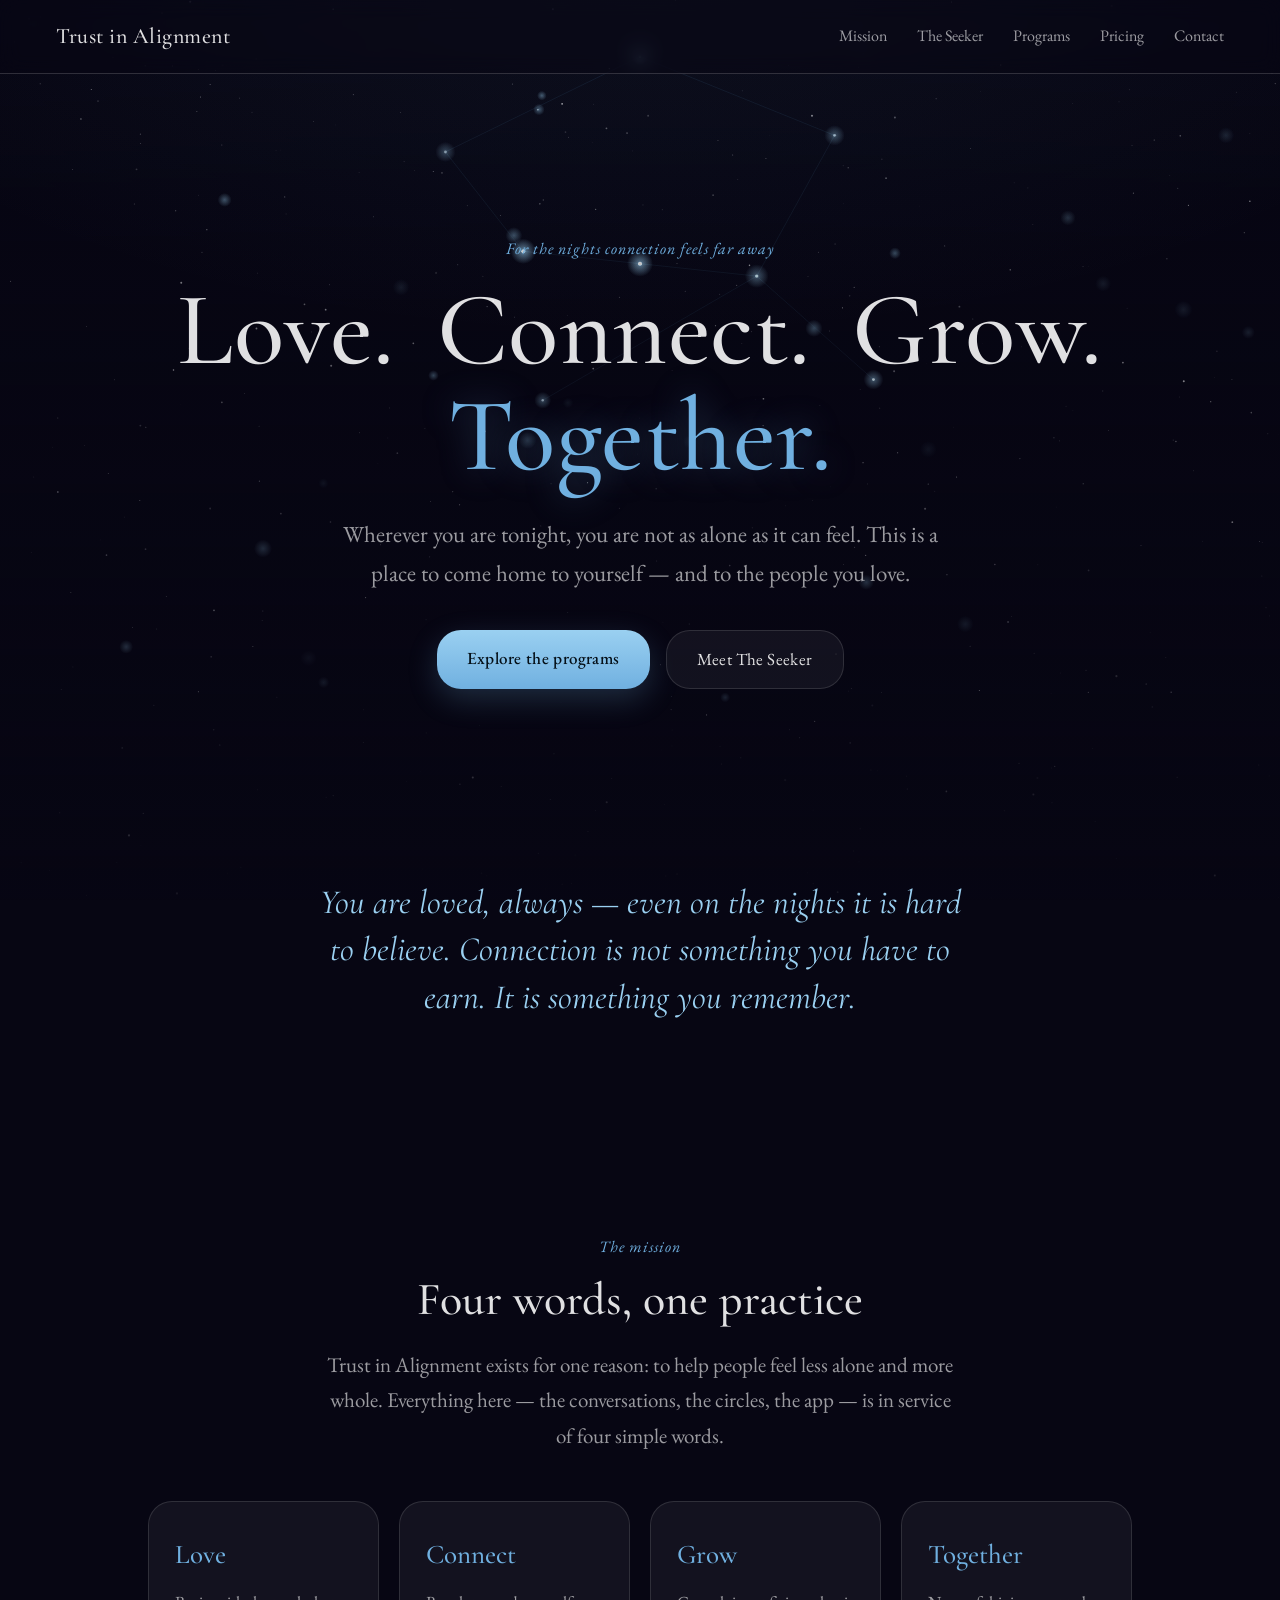
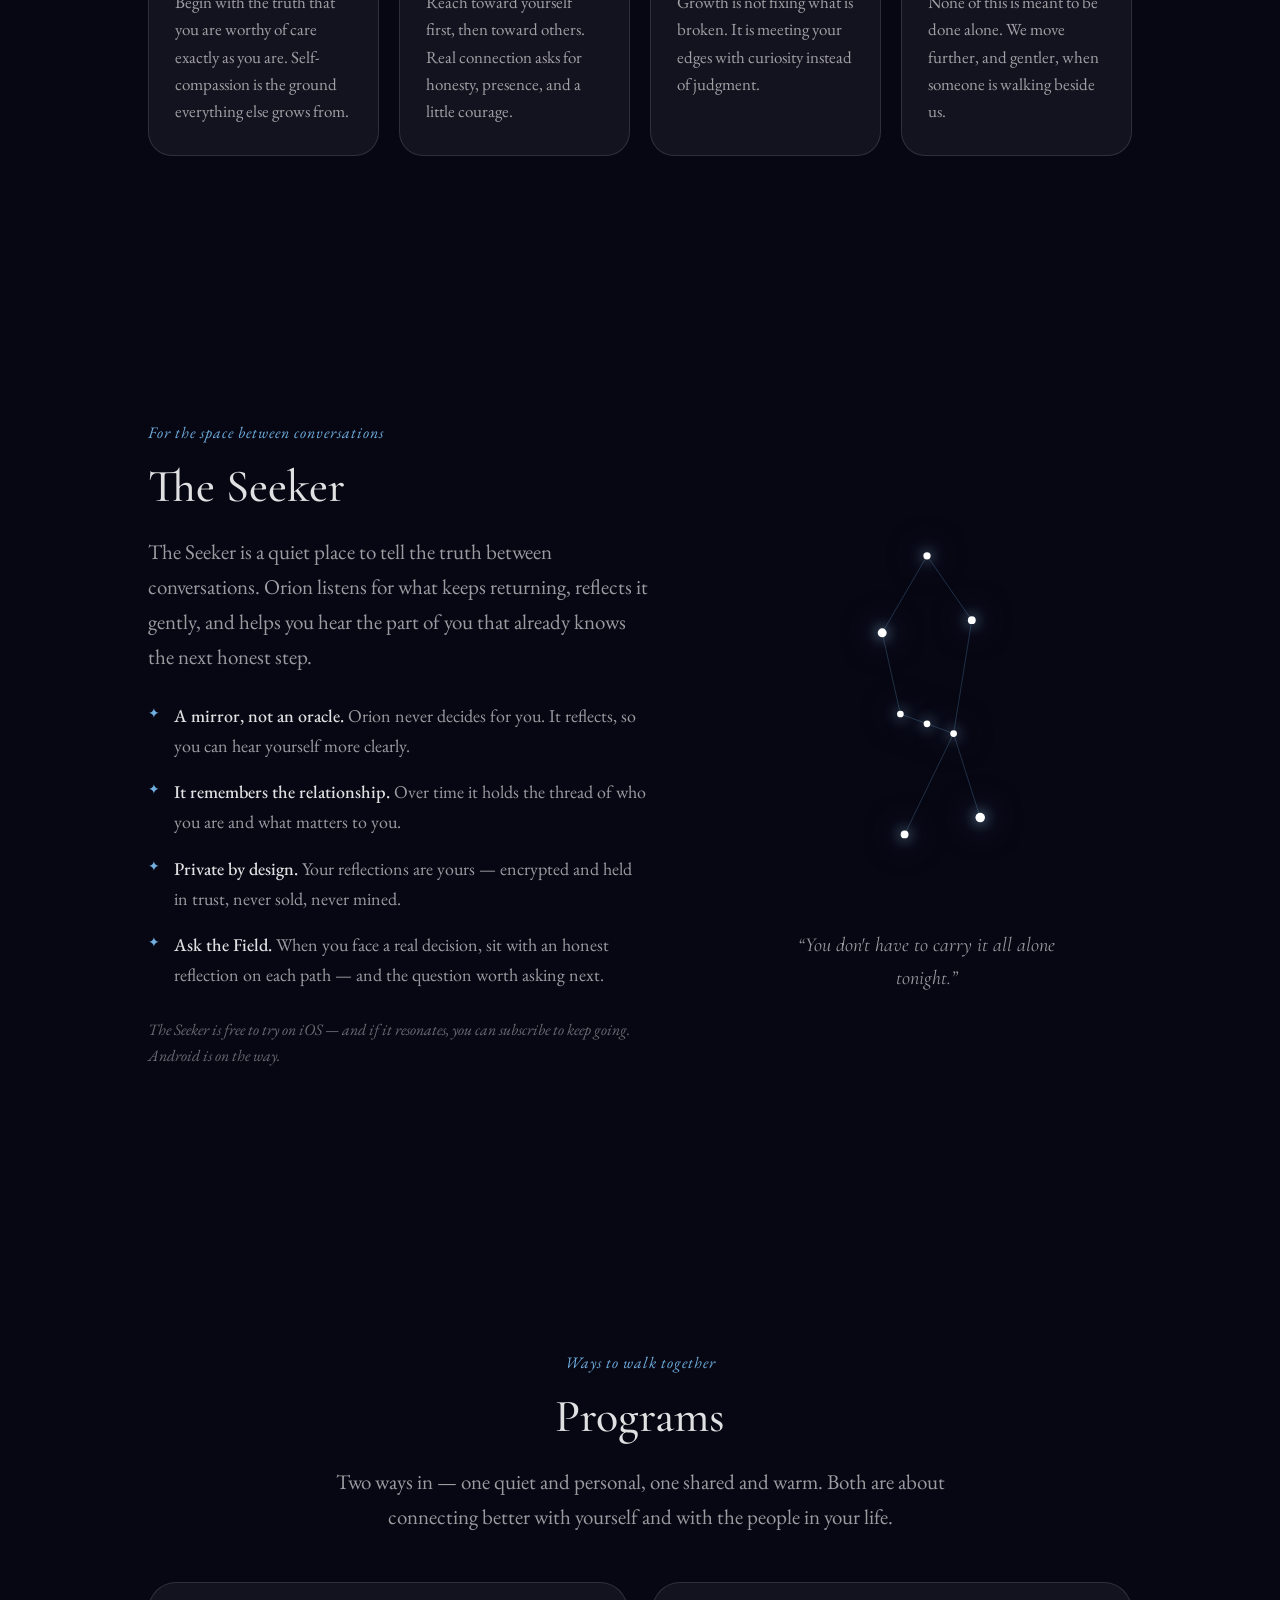
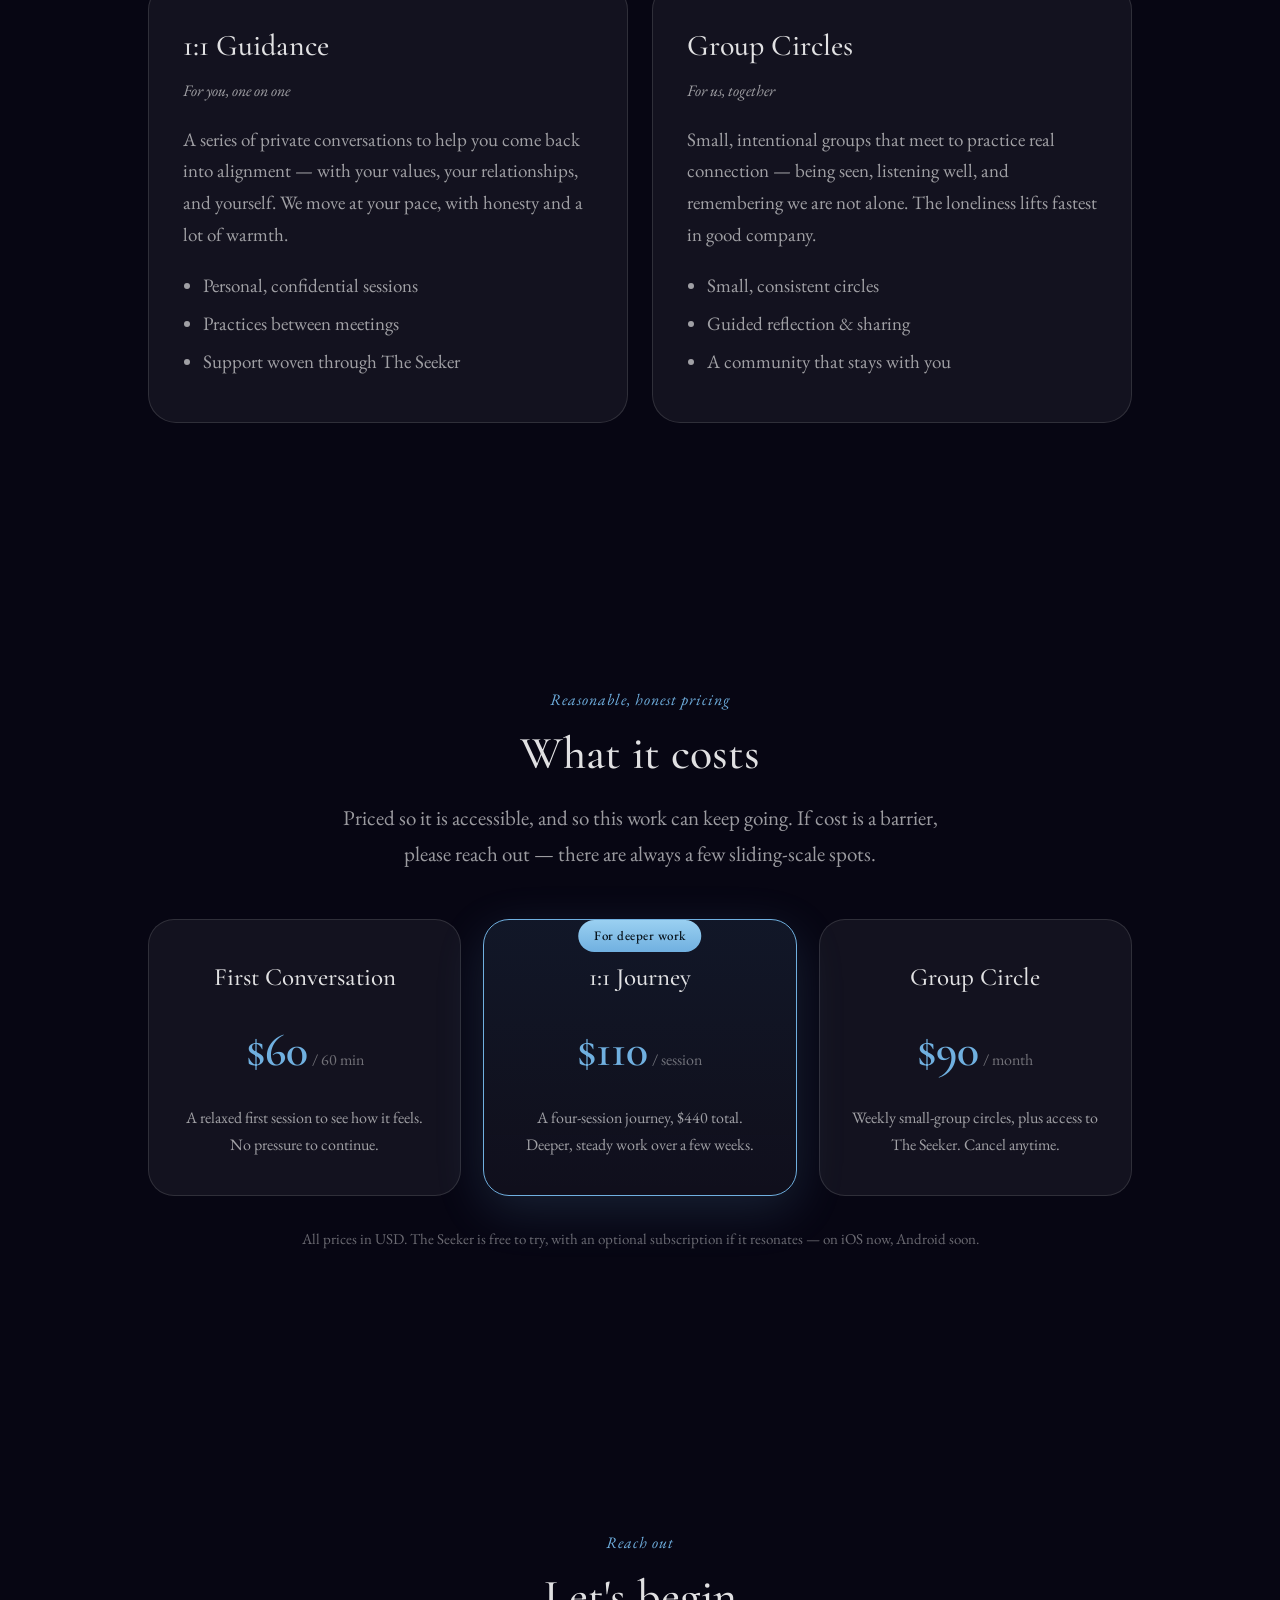
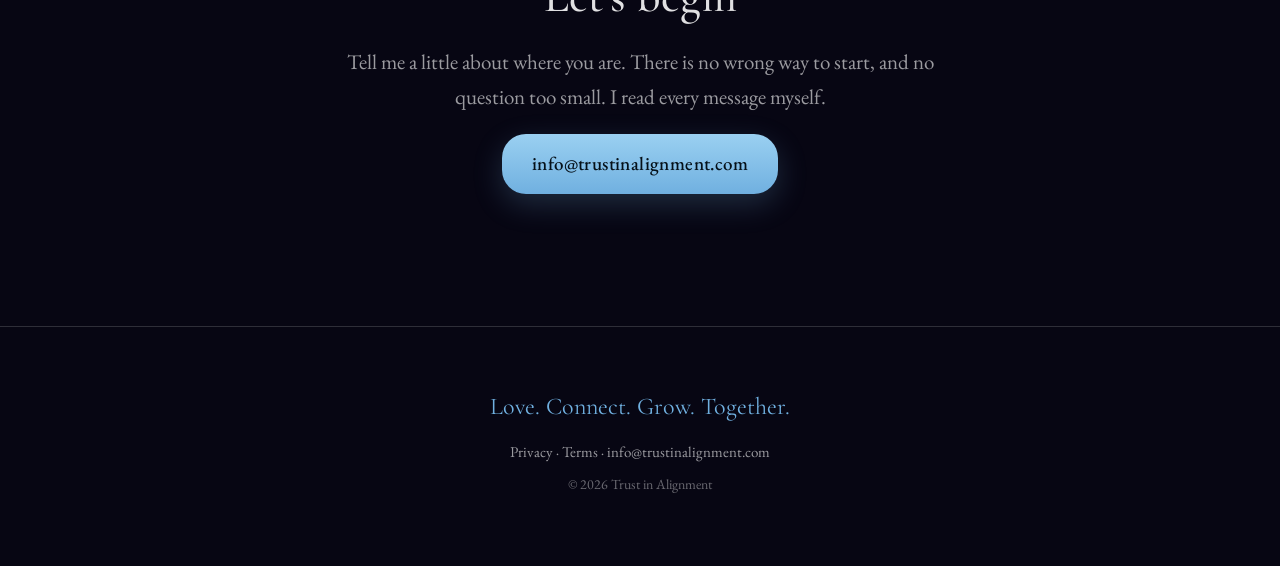
<file: index.html>
<!DOCTYPE html>
<html lang="en">
<head>
  <meta charset="UTF-8" />
  <meta name="viewport" content="width=device-width, initial-scale=1.0" />
  <title>Trust in Alignment — Love. Connect. Grow. Together.</title>
  <meta name="description" content="Trust in Alignment helps you feel less alone and more connected — to yourself and to others. 1:1 and group programs, plus The Seeker, a companion for reflection. You are loved, always." />

  <meta property="og:title" content="Trust in Alignment — Love. Connect. Grow. Together." />
  <meta property="og:description" content="A place to feel less alone and more connected. 1:1 and group programs, plus The Seeker — a companion for reflection." />
  <meta property="og:type" content="website" />
  <meta property="og:url" content="https://trustinalignment.com" />
  <meta property="og:image" content="https://trustinalignment.com/og-image.png" />
  <meta name="twitter:card" content="summary_large_image" />

  <link rel="icon" href="favicon.svg" type="image/svg+xml" />
  <link rel="icon" href="favicon.ico" sizes="any" />
  <link rel="apple-touch-icon" href="apple-touch-icon.png" />

  <link rel="preconnect" href="https://fonts.googleapis.com" />
  <link rel="preconnect" href="https://fonts.gstatic.com" crossorigin />
  <link href="https://fonts.googleapis.com/css2?family=Cormorant+Garamond:ital,wght@0,400;0,500;0,600;1,400&family=EB+Garamond:ital,wght@0,400;0,500;1,400&display=swap" rel="stylesheet" />

  <link rel="stylesheet" href="styles.css" />
</head>
<body>
  <canvas id="starfield" aria-hidden="true"></canvas>

  <header class="site-header">
    <a class="brand" href="#top">Trust in Alignment</a>
    <nav class="nav">
      <a href="#mission">Mission</a>
      <a href="#app">The Seeker</a>
      <a href="#programs">Programs</a>
      <a href="#pricing">Pricing</a>
      <a href="#contact">Contact</a>
    </nav>
  </header>

  <main id="top">
    <!-- HERO -->
    <section class="hero">
      <p class="eyebrow">For the nights connection feels far away</p>
      <h1 class="mission-line">
        <span>Love.</span>
        <span>Connect.</span>
        <span>Grow.</span>
        <span class="together">Together.</span>
      </h1>
      <p class="hero-sub">
        Wherever you are tonight, you are not as alone as it can feel.
        This is a place to come home to yourself — and to the people you love.
      </p>
      <div class="hero-actions">
        <a class="btn btn-primary" href="#programs">Explore the programs</a>
        <a class="btn btn-ghost" href="#app">Meet The Seeker</a>
      </div>
    </section>

    <!-- REASSURANCE -->
    <section class="reassure" aria-label="You are loved">
      <p class="reassure-text">
        You are loved, always — even on the nights it is hard to believe.
        Connection is not something you have to earn. It is something you remember.
      </p>
    </section>

    <!-- MISSION -->
    <section id="mission" class="section">
      <p class="eyebrow center">The mission</p>
      <h2 class="section-title center">Four words, one practice</h2>
      <p class="lede center">
        Trust in Alignment exists for one reason: to help people feel less alone
        and more whole. Everything here — the conversations, the circles, the app —
        is in service of four simple words.
      </p>

      <div class="pillars">
        <article class="pillar">
          <h3>Love</h3>
          <p>Begin with the truth that you are worthy of care exactly as you are. Self-compassion is the ground everything else grows from.</p>
        </article>
        <article class="pillar">
          <h3>Connect</h3>
          <p>Reach toward yourself first, then toward others. Real connection asks for honesty, presence, and a little courage.</p>
        </article>
        <article class="pillar">
          <h3>Grow</h3>
          <p>Growth is not fixing what is broken. It is meeting your edges with curiosity instead of judgment.</p>
        </article>
        <article class="pillar">
          <h3>Together</h3>
          <p>None of this is meant to be done alone. We move further, and gentler, when someone is walking beside us.</p>
        </article>
      </div>
    </section>

    <!-- THE APP -->
    <section id="app" class="section app-section">
      <div class="app-grid">
        <div class="app-copy">
          <p class="eyebrow">For the space between conversations</p>
          <h2 class="section-title">The Seeker</h2>
          <p class="lede">
            The Seeker is a quiet place to tell the truth between conversations. Orion
            listens for what keeps returning, reflects it gently, and helps you hear the
            part of you that already knows the next honest step.
          </p>
          <ul class="feature-list">
            <li><strong>A mirror, not an oracle.</strong> Orion never decides for you. It reflects, so you can hear yourself more clearly.</li>
            <li><strong>It remembers the relationship.</strong> Over time it holds the thread of who you are and what matters to you.</li>
            <li><strong>Private by design.</strong> Your reflections are yours — encrypted and held in trust, never sold, never mined.</li>
            <li><strong>Ask the Field.</strong> When you face a real decision, sit with an honest reflection on each path — and the question worth asking next.</li>
          </ul>
          <p class="app-note">The Seeker is free to try on iOS — and if it resonates, you can subscribe to keep going. Android is on the way.</p>
        </div>
        <div class="app-visual" aria-hidden="true">
          <svg class="constellation" viewBox="0 0 200 280" role="img" aria-label="The Orion constellation">
            <g class="lines">
              <line x1="100" y1="32" x2="68" y2="87" />
              <line x1="100" y1="32" x2="132" y2="78" />
              <line x1="68" y1="87" x2="81" y2="145" />
              <line x1="132" y1="78" x2="119" y2="159" />
              <line x1="81" y1="145" x2="100" y2="152" />
              <line x1="100" y1="152" x2="119" y2="159" />
              <line x1="119" y1="159" x2="84" y2="231" />
              <line x1="119" y1="159" x2="138" y2="219" />
            </g>
            <g class="stars">
              <circle cx="100" cy="32" r="2.6" />
              <circle cx="68" cy="87" r="3.2" />
              <circle cx="132" cy="78" r="2.8" />
              <circle cx="81" cy="145" r="2.4" />
              <circle cx="100" cy="152" r="2.4" />
              <circle cx="119" cy="159" r="2.4" />
              <circle cx="84" cy="231" r="2.8" />
              <circle cx="138" cy="219" r="3.4" />
            </g>
          </svg>
          <p class="orb-caption">“You don't have to carry it all alone tonight.”</p>
        </div>
      </div>
    </section>

    <!-- PROGRAMS -->
    <section id="programs" class="section">
      <p class="eyebrow center">Ways to walk together</p>
      <h2 class="section-title center">Programs</h2>
      <p class="lede center">
        Two ways in — one quiet and personal, one shared and warm. Both are about
        connecting better with yourself and with the people in your life.
      </p>

      <div class="program-cards">
        <article class="program-card">
          <h3>1:1 Guidance</h3>
          <p class="program-tag">For you, one on one</p>
          <p>
            A series of private conversations to help you come back into alignment —
            with your values, your relationships, and yourself. We move at your pace,
            with honesty and a lot of warmth.
          </p>
          <ul>
            <li>Personal, confidential sessions</li>
            <li>Practices between meetings</li>
            <li>Support woven through The Seeker</li>
          </ul>
        </article>

        <article class="program-card">
          <h3>Group Circles</h3>
          <p class="program-tag">For us, together</p>
          <p>
            Small, intentional groups that meet to practice real connection — being
            seen, listening well, and remembering we are not alone. The loneliness
            lifts fastest in good company.
          </p>
          <ul>
            <li>Small, consistent circles</li>
            <li>Guided reflection &amp; sharing</li>
            <li>A community that stays with you</li>
          </ul>
        </article>
      </div>
    </section>

    <!-- PRICING -->
    <section id="pricing" class="section pricing-section">
      <p class="eyebrow center">Reasonable, honest pricing</p>
      <h2 class="section-title center">What it costs</h2>
      <p class="lede center">
        Priced so it is accessible, and so this work can keep going. If cost is a
        barrier, please reach out — there are always a few sliding-scale spots.
      </p>

      <div class="price-grid">
        <article class="price-card">
          <h3>First Conversation</h3>
          <p class="price"><span class="amount">$60</span><span class="per">/ 60 min</span></p>
          <p class="price-desc">A relaxed first session to see how it feels. No pressure to continue.</p>
        </article>

        <article class="price-card featured">
          <p class="badge">For deeper work</p>
          <h3>1:1 Journey</h3>
          <p class="price"><span class="amount">$110</span><span class="per">/ session</span></p>
          <p class="price-desc">A four-session journey, $440 total. Deeper, steady work over a few weeks.</p>
        </article>

        <article class="price-card">
          <h3>Group Circle</h3>
          <p class="price"><span class="amount">$90</span><span class="per">/ month</span></p>
          <p class="price-desc">Weekly small-group circles, plus access to The Seeker. Cancel anytime.</p>
        </article>
      </div>
      <p class="price-fineprint center">
        All prices in USD. The Seeker is free to try, with an optional subscription if it resonates — on iOS now, Android soon.
      </p>
    </section>

    <!-- CONTACT -->
    <section id="contact" class="section contact-section">
      <p class="eyebrow center">Reach out</p>
      <h2 class="section-title center">Let's begin</h2>
      <p class="lede center">
        Tell me a little about where you are. There is no wrong way to start, and
        no question too small. I read every message myself.
      </p>
      <a class="btn btn-primary contact-btn" href="mailto:info@trustinalignment.com">info@trustinalignment.com</a>
    </section>
  </main>

  <footer class="site-footer">
    <p class="footer-mission">Love. Connect. Grow. Together.</p>
    <p class="footer-links"><a href="privacy.html">Privacy</a> · <a href="terms.html">Terms</a> · <a href="mailto:info@trustinalignment.com">info@trustinalignment.com</a></p>
    <p class="footer-meta">© <span id="year"></span> Trust in Alignment</p>
  </footer>

  <script src="starfield.js" defer></script>
  <script>document.getElementById('year').textContent = new Date().getFullYear();</script>
</body>
</html>
</file>
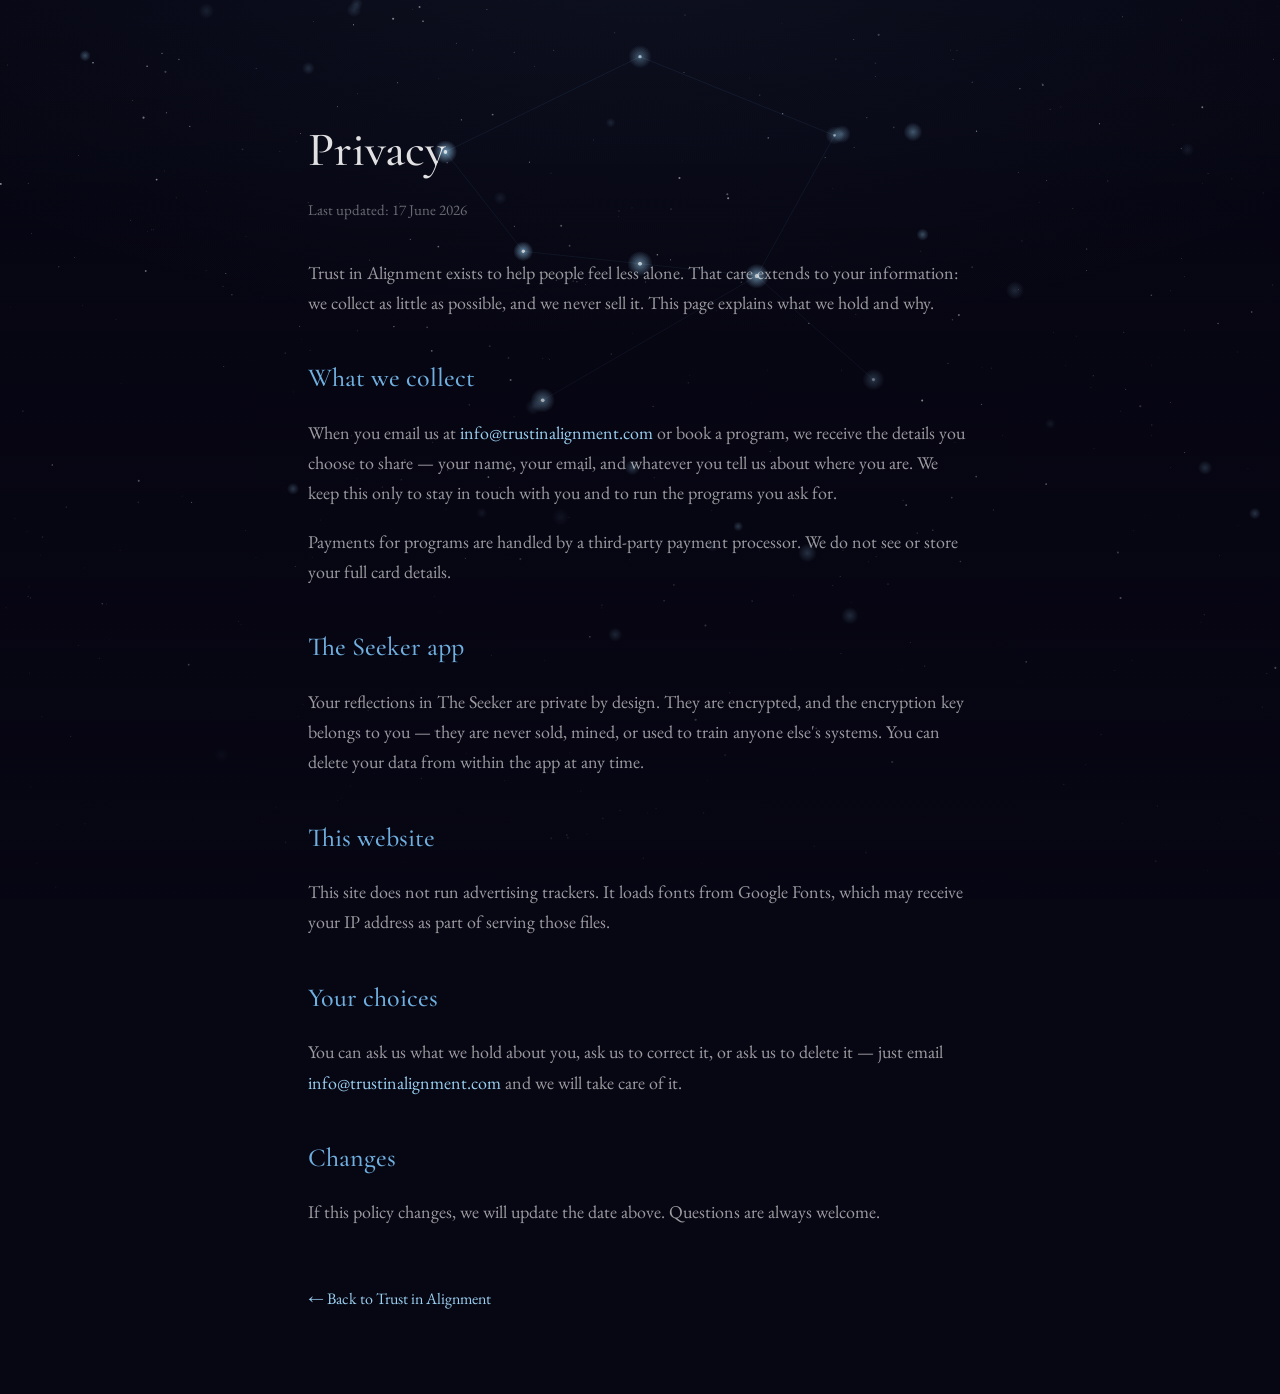
<file: privacy.html>
<!DOCTYPE html>
<!-- DRAFT: starter privacy policy — founder to review (and ideally have a professional check) before public launch. -->
<html lang="en">
<head>
  <meta charset="UTF-8" />
  <meta name="viewport" content="width=device-width, initial-scale=1.0" />
  <title>Privacy · Trust in Alignment</title>
  <meta name="description" content="How Trust in Alignment handles your information." />
  <link rel="icon" href="favicon.svg" type="image/svg+xml" />
  <link rel="icon" href="favicon.ico" sizes="any" />
  <link rel="apple-touch-icon" href="apple-touch-icon.png" />
  <link rel="preconnect" href="https://fonts.googleapis.com" />
  <link rel="preconnect" href="https://fonts.gstatic.com" crossorigin />
  <link href="https://fonts.googleapis.com/css2?family=Cormorant+Garamond:ital,wght@0,400;0,500;0,600;1,400&family=EB+Garamond:ital,wght@0,400;0,500;1,400&display=swap" rel="stylesheet" />
  <link rel="stylesheet" href="styles.css" />
</head>
<body>
  <canvas id="starfield" aria-hidden="true"></canvas>

  <article class="legal">
    <h1>Privacy</h1>
    <p class="updated">Last updated: 17 June 2026</p>

    <p>
      Trust in Alignment exists to help people feel less alone. That care extends to your
      information: we collect as little as possible, and we never sell it. This page explains
      what we hold and why.
    </p>

    <h2>What we collect</h2>
    <p>
      When you email us at <a href="mailto:info@trustinalignment.com">info@trustinalignment.com</a> or
      book a program, we receive the details you choose to share — your name, your email, and
      whatever you tell us about where you are. We keep this only to stay in touch with you and
      to run the programs you ask for.
    </p>
    <p>
      Payments for programs are handled by a third-party payment processor. We do not see or
      store your full card details.
    </p>

    <h2>The Seeker app</h2>
    <p>
      Your reflections in The Seeker are private by design. They are encrypted, and the
      encryption key belongs to you — they are never sold, mined, or used to train anyone
      else's systems. You can delete your data from within the app at any time.
    </p>

    <h2>This website</h2>
    <p>
      This site does not run advertising trackers. It loads fonts from Google Fonts, which may
      receive your IP address as part of serving those files.
    </p>

    <h2>Your choices</h2>
    <p>
      You can ask us what we hold about you, ask us to correct it, or ask us to delete it —
      just email <a href="mailto:info@trustinalignment.com">info@trustinalignment.com</a> and
      we will take care of it.
    </p>

    <h2>Changes</h2>
    <p>
      If this policy changes, we will update the date above. Questions are always welcome.
    </p>

    <a class="back" href="index.html">← Back to Trust in Alignment</a>
  </article>

  <script src="starfield.js" defer></script>
</body>
</html>
</file>
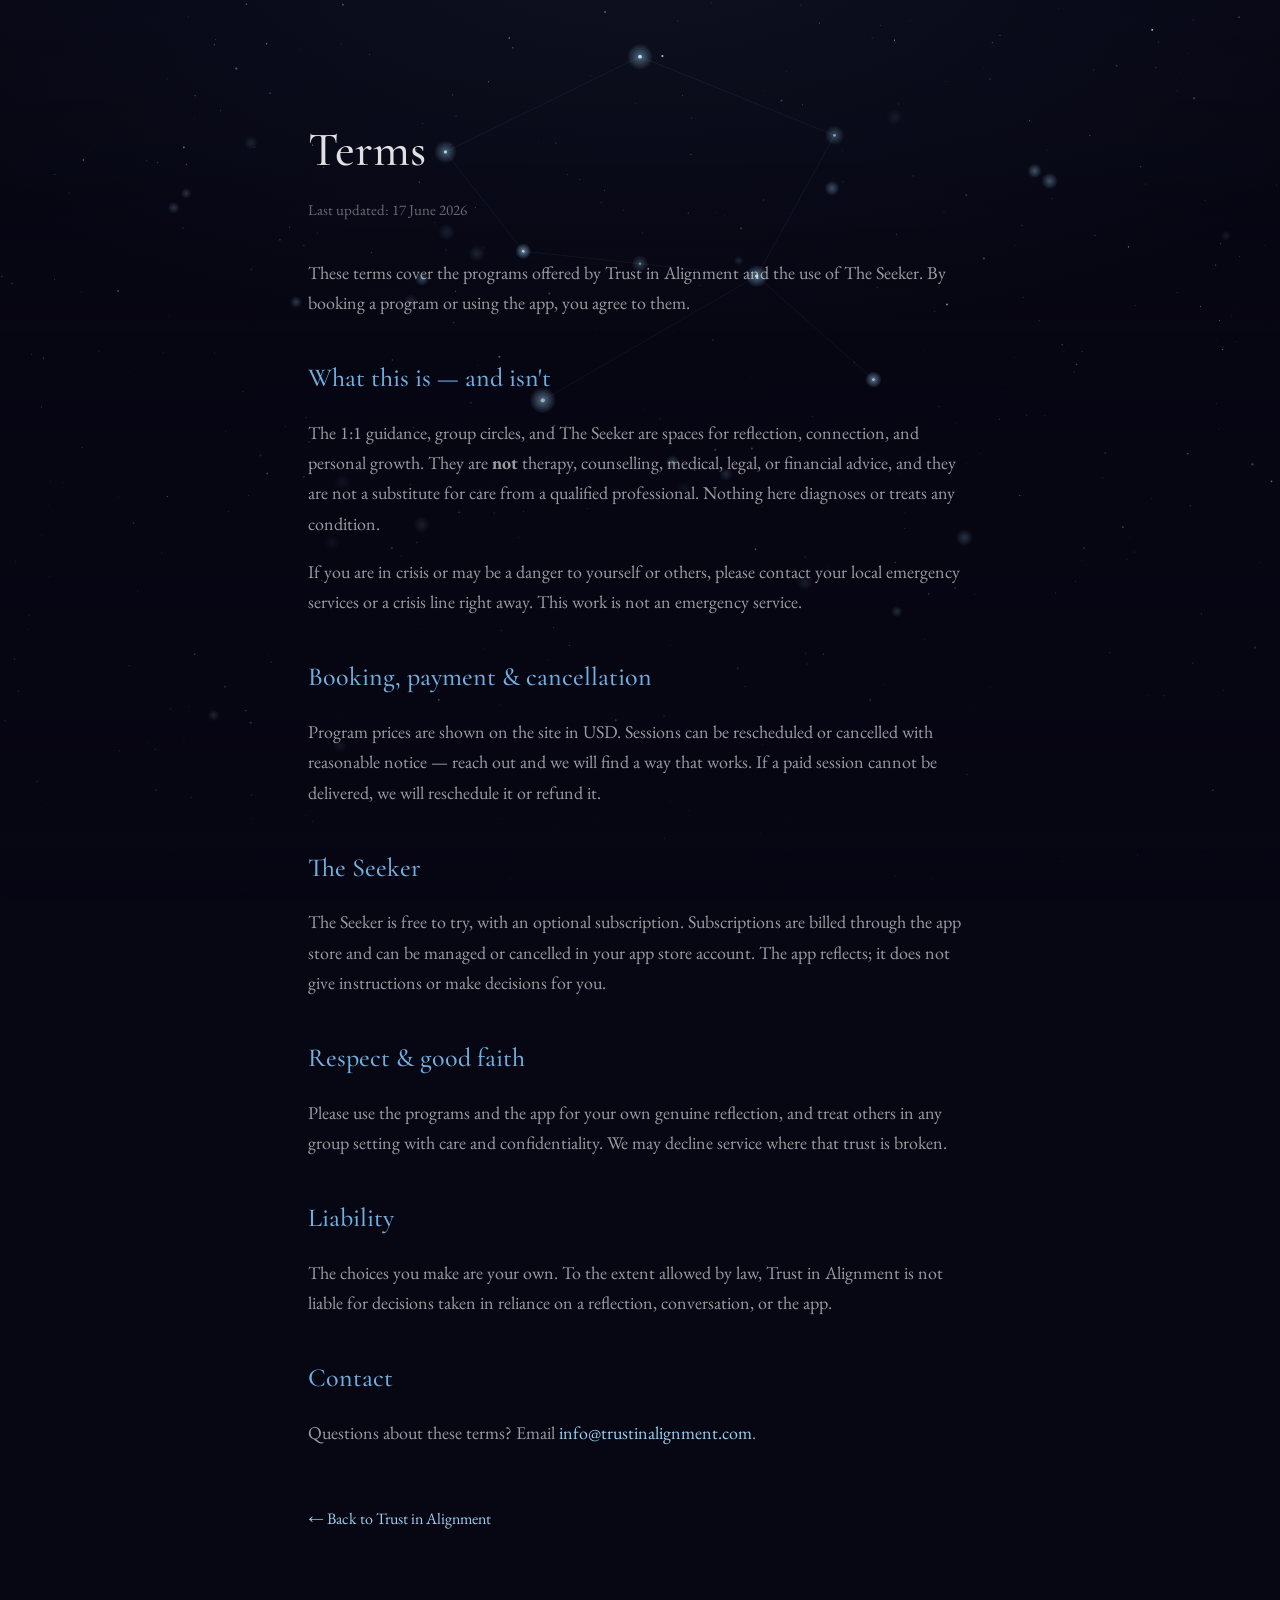
<file: terms.html>
<!DOCTYPE html>
<!-- DRAFT: starter terms — founder to review (and ideally have a professional check) before public launch. -->
<html lang="en">
<head>
  <meta charset="UTF-8" />
  <meta name="viewport" content="width=device-width, initial-scale=1.0" />
  <title>Terms · Trust in Alignment</title>
  <meta name="description" content="The terms for working with Trust in Alignment and using The Seeker." />
  <link rel="icon" href="favicon.svg" type="image/svg+xml" />
  <link rel="icon" href="favicon.ico" sizes="any" />
  <link rel="apple-touch-icon" href="apple-touch-icon.png" />
  <link rel="preconnect" href="https://fonts.googleapis.com" />
  <link rel="preconnect" href="https://fonts.gstatic.com" crossorigin />
  <link href="https://fonts.googleapis.com/css2?family=Cormorant+Garamond:ital,wght@0,400;0,500;0,600;1,400&family=EB+Garamond:ital,wght@0,400;0,500;1,400&display=swap" rel="stylesheet" />
  <link rel="stylesheet" href="styles.css" />
</head>
<body>
  <canvas id="starfield" aria-hidden="true"></canvas>

  <article class="legal">
    <h1>Terms</h1>
    <p class="updated">Last updated: 17 June 2026</p>

    <p>
      These terms cover the programs offered by Trust in Alignment and the use of The Seeker.
      By booking a program or using the app, you agree to them.
    </p>

    <h2>What this is — and isn't</h2>
    <p>
      The 1:1 guidance, group circles, and The Seeker are spaces for reflection, connection,
      and personal growth. They are <strong>not</strong> therapy, counselling, medical, legal,
      or financial advice, and they are not a substitute for care from a qualified professional.
      Nothing here diagnoses or treats any condition.
    </p>
    <p>
      If you are in crisis or may be a danger to yourself or others, please contact your local
      emergency services or a crisis line right away. This work is not an emergency service.
    </p>

    <h2>Booking, payment &amp; cancellation</h2>
    <p>
      Program prices are shown on the site in USD. Sessions can be rescheduled or cancelled with
      reasonable notice — reach out and we will find a way that works. If a paid session cannot
      be delivered, we will reschedule it or refund it.
    </p>

    <h2>The Seeker</h2>
    <p>
      The Seeker is free to try, with an optional subscription. Subscriptions are billed through
      the app store and can be managed or cancelled in your app store account. The app reflects;
      it does not give instructions or make decisions for you.
    </p>

    <h2>Respect &amp; good faith</h2>
    <p>
      Please use the programs and the app for your own genuine reflection, and treat others in
      any group setting with care and confidentiality. We may decline service where that trust
      is broken.
    </p>

    <h2>Liability</h2>
    <p>
      The choices you make are your own. To the extent allowed by law, Trust in Alignment is not
      liable for decisions taken in reliance on a reflection, conversation, or the app.
    </p>

    <h2>Contact</h2>
    <p>
      Questions about these terms? Email
      <a href="mailto:info@trustinalignment.com">info@trustinalignment.com</a>.
    </p>

    <a class="back" href="index.html">← Back to Trust in Alignment</a>
  </article>

  <script src="starfield.js" defer></script>
</body>
</html>
</file>
<file: styles.css>
/* Trust in Alignment — theme matched to The Seeker app
   bg #070613 · voidLift #111027 · veil #17162D · accent #70B0E0 / soft #9AD0F1
   display: Cormorant Garamond · body: EB Garamond */

:root {
  --bg: #070613;
  --void-lift: #111027;
  --veil: #17162D;
  --hairline: rgba(255, 255, 255, 0.16);
  --glass-fill: rgba(255, 255, 255, 0.05);
  --glass-border: rgba(255, 255, 255, 0.12);
  --text-primary: rgba(255, 255, 255, 0.88);
  --text-secondary: rgba(255, 255, 255, 0.60);
  --text-tertiary: rgba(255, 255, 255, 0.40);
  --accent: #70B0E0;
  --accent-soft: #9AD0F1;
  --display: "Cormorant Garamond", Georgia, "Times New Roman", serif;
  --body: "EB Garamond", Georgia, "Times New Roman", serif;
  --max: 1080px;
}

* { box-sizing: border-box; }

html { scroll-behavior: smooth; }

body {
  margin: 0;
  background: var(--bg);
  color: var(--text-primary);
  font-family: var(--body);
  font-size: 19px;
  line-height: 1.68;
  -webkit-font-smoothing: antialiased;
  text-rendering: optimizeLegibility;
  overflow-x: hidden;
}

/* gentle vertical depth over the starfield */
body::before {
  content: "";
  position: fixed;
  inset: 0;
  z-index: -1;
  pointer-events: none;
  background:
    radial-gradient(120% 80% at 50% -10%, rgba(112, 176, 224, 0.07), transparent 60%),
    linear-gradient(180deg, rgba(7, 6, 19, 0) 0%, rgba(7, 6, 19, 0.55) 70%, rgba(7, 6, 19, 0.9) 100%);
}

#starfield {
  position: fixed;
  inset: 0;
  z-index: -2;
  width: 100%;
  height: 100%;
  display: block;
}

a { color: inherit; text-decoration: none; }

/* ---------- header ---------- */
.site-header {
  position: sticky;
  top: 0;
  z-index: 10;
  display: flex;
  align-items: center;
  justify-content: space-between;
  gap: 24px;
  padding: 18px clamp(20px, 5vw, 56px);
  backdrop-filter: blur(10px);
  -webkit-backdrop-filter: blur(10px);
  background: rgba(7, 6, 19, 0.45);
  border-bottom: 0.5px solid var(--hairline);
}

.brand {
  font-family: var(--display);
  font-size: 22px;
  font-weight: 500;
  letter-spacing: 0.5px;
  color: var(--text-primary);
}

.nav {
  display: flex;
  gap: clamp(14px, 2.4vw, 30px);
  font-size: 16px;
  color: var(--text-secondary);
}
.nav a { transition: color 0.25s ease; }
.nav a:hover { color: var(--accent-soft); }

/* ---------- layout ---------- */
main { display: block; }

.section {
  max-width: var(--max);
  margin: 0 auto;
  padding: clamp(72px, 12vw, 132px) clamp(22px, 6vw, 48px);
}

.eyebrow {
  font-family: var(--body);
  font-style: italic;
  letter-spacing: 1px;
  color: var(--accent);
  font-size: 16px;
  margin: 0 0 14px;
}
.eyebrow.center { text-align: center; }

.section-title {
  font-family: var(--display);
  font-weight: 500;
  font-size: clamp(30px, 5vw, 46px);
  line-height: 1.1;
  margin: 0 0 22px;
  color: var(--text-primary);
}
.section-title.center { text-align: center; }

.lede {
  font-size: clamp(18px, 2.3vw, 21px);
  color: var(--text-secondary);
  max-width: 640px;
  margin: 0 0 8px;
}
.lede.center { margin-left: auto; margin-right: auto; text-align: center; }

.center { text-align: center; }

/* ---------- hero ---------- */
.hero {
  max-width: var(--max);
  margin: 0 auto;
  padding: clamp(96px, 18vh, 200px) clamp(22px, 6vw, 48px) clamp(60px, 10vw, 110px);
  text-align: center;
}

.mission-line {
  font-family: var(--display);
  font-weight: 500;
  font-size: clamp(46px, 11vw, 104px);
  line-height: 1.02;
  letter-spacing: 0.5px;
  margin: 8px 0 26px;
  display: flex;
  flex-wrap: wrap;
  justify-content: center;
  gap: 0 0.4em;
}
.mission-line span {
  opacity: 0;
  transform: translateY(14px);
  animation: rise 0.9s ease forwards;
}
.mission-line span:nth-child(1) { animation-delay: 0.15s; }
.mission-line span:nth-child(2) { animation-delay: 0.5s; }
.mission-line span:nth-child(3) { animation-delay: 0.85s; }
.mission-line span:nth-child(4) { animation-delay: 1.2s; }
.mission-line .together {
  color: var(--accent);
  text-shadow: 0 0 34px rgba(112, 176, 224, 0.35);
}

@keyframes rise {
  to { opacity: 1; transform: translateY(0); }
}

.hero-sub {
  font-size: clamp(18px, 2.6vw, 23px);
  color: var(--text-secondary);
  max-width: 620px;
  margin: 0 auto 38px;
  opacity: 0;
  animation: rise 0.9s ease forwards;
  animation-delay: 1.5s;
}

.hero-actions {
  display: flex;
  gap: 16px;
  justify-content: center;
  flex-wrap: wrap;
  opacity: 0;
  animation: rise 0.9s ease forwards;
  animation-delay: 1.75s;
}

/* ---------- buttons ---------- */
.btn {
  display: inline-block;
  font-family: var(--body);
  font-size: 17px;
  letter-spacing: 0.4px;
  padding: 14px 30px;
  border-radius: 24px;
  transition: transform 0.2s ease, background 0.25s ease, border-color 0.25s ease;
}
.btn:hover { transform: translateY(-2px); }

.btn-primary {
  background: linear-gradient(180deg, var(--accent-soft), var(--accent));
  color: #051018;
  font-weight: 500;
  box-shadow: 0 10px 30px rgba(112, 176, 224, 0.22);
}
.btn-ghost {
  border: 0.5px solid var(--glass-border);
  background: var(--glass-fill);
  color: var(--text-primary);
}
.btn-ghost:hover { border-color: var(--accent); }

/* ---------- reassurance band ---------- */
.reassure {
  max-width: 760px;
  margin: 0 auto;
  padding: clamp(40px, 8vw, 80px) clamp(22px, 6vw, 48px);
  text-align: center;
}
.reassure-text {
  font-family: var(--display);
  font-style: italic;
  font-size: clamp(22px, 3.6vw, 34px);
  line-height: 1.4;
  color: var(--accent-soft);
  margin: 0;
}

/* ---------- pillars ---------- */
.pillars {
  display: grid;
  grid-template-columns: repeat(4, 1fr);
  gap: 20px;
  margin-top: 48px;
}
.pillar {
  background: var(--glass-fill);
  border: 0.5px solid var(--glass-border);
  border-radius: 24px;
  padding: 30px 26px;
}
.pillar h3 {
  font-family: var(--display);
  font-weight: 500;
  font-size: 27px;
  margin: 0 0 12px;
  color: var(--accent);
}
.pillar p {
  margin: 0;
  font-size: 17px;
  color: var(--text-secondary);
  line-height: 1.6;
}

/* ---------- app section ---------- */
.app-grid {
  display: grid;
  grid-template-columns: 1.1fr 0.9fr;
  gap: clamp(32px, 6vw, 72px);
  align-items: center;
}
.feature-list {
  list-style: none;
  padding: 0;
  margin: 26px 0 0;
  display: grid;
  gap: 16px;
}
.feature-list li {
  position: relative;
  padding-left: 26px;
  color: var(--text-secondary);
  font-size: 18px;
}
.feature-list li::before {
  content: "✦";
  position: absolute;
  left: 0;
  top: 1px;
  color: var(--accent);
  font-size: 14px;
}
.feature-list strong { color: var(--text-primary); font-weight: 500; }
.app-note {
  margin-top: 26px;
  font-size: 16px;
  color: var(--text-tertiary);
  font-style: italic;
}

.app-visual {
  display: flex;
  flex-direction: column;
  align-items: center;
  gap: 26px;
}
.constellation {
  width: clamp(190px, 28vw, 280px);
  height: auto;
  overflow: visible;
}
.constellation .lines line {
  stroke: rgba(112, 176, 224, 0.30);
  stroke-width: 0.6;
}
.constellation .stars circle {
  fill: #ffffff;
  filter: drop-shadow(0 0 5px rgba(154, 208, 241, 0.95))
          drop-shadow(0 0 12px rgba(112, 176, 224, 0.55));
  animation: twinkle 4.5s ease-in-out infinite;
}
.constellation .stars circle:nth-child(2n) { animation-delay: 1.1s; }
.constellation .stars circle:nth-child(3n) { animation-delay: 2.2s; }
.constellation .stars circle:nth-child(5n) { animation-delay: 3.1s; }
@keyframes twinkle {
  0%, 100% { opacity: 0.78; }
  50% { opacity: 1; }
}
.orb-caption {
  font-family: var(--display);
  font-style: italic;
  font-size: 20px;
  color: var(--text-secondary);
  text-align: center;
  max-width: 280px;
  margin: 0;
}

/* ---------- programs ---------- */
.program-cards {
  display: grid;
  grid-template-columns: repeat(2, 1fr);
  gap: 24px;
  margin-top: 48px;
}
.program-card {
  background: var(--glass-fill);
  border: 0.5px solid var(--glass-border);
  border-radius: 28px;
  padding: 38px 34px;
}
.program-card h3 {
  font-family: var(--display);
  font-weight: 500;
  font-size: 30px;
  margin: 0 0 6px;
}
.program-tag {
  color: var(--accent);
  font-style: italic;
  font-size: 16px;
  margin: 0 0 16px;
}
.program-card p { color: var(--text-secondary); }
.program-card ul {
  margin: 18px 0 0;
  padding-left: 20px;
  color: var(--text-secondary);
}
.program-card li { margin: 6px 0; }

/* ---------- pricing ---------- */
.price-grid {
  display: grid;
  grid-template-columns: repeat(3, 1fr);
  gap: 22px;
  margin-top: 48px;
}
.price-card {
  position: relative;
  background: var(--glass-fill);
  border: 0.5px solid var(--glass-border);
  border-radius: 26px;
  padding: 36px 28px;
  text-align: center;
}
.price-card.featured {
  border-color: var(--accent);
  background: linear-gradient(180deg, rgba(112, 176, 224, 0.10), rgba(255, 255, 255, 0.04));
  box-shadow: 0 14px 50px rgba(112, 176, 224, 0.16);
}
.badge {
  position: absolute;
  top: -13px;
  left: 50%;
  transform: translateX(-50%);
  background: linear-gradient(180deg, var(--accent-soft), var(--accent));
  color: #051018;
  font-size: 13px;
  letter-spacing: 0.5px;
  padding: 5px 16px;
  border-radius: 20px;
  font-weight: 500;
}
.price-card h3 {
  font-family: var(--display);
  font-weight: 500;
  font-size: 25px;
  margin: 0 0 14px;
}
.price { margin: 0 0 16px; }
.price .amount {
  font-family: var(--display);
  font-size: 46px;
  color: var(--accent);
  font-weight: 600;
}
.price .per { color: var(--text-tertiary); font-size: 16px; margin-left: 4px; }
.price-desc { color: var(--text-secondary); font-size: 16px; margin: 0; }
.price-fineprint {
  margin-top: 30px;
  color: var(--text-tertiary);
  font-size: 15px;
}

/* ---------- contact ---------- */
.contact-section { text-align: center; }
.contact-btn {
  margin-top: 12px;
  font-size: 19px;
}

/* ---------- footer ---------- */
.site-footer {
  text-align: center;
  padding: 60px 24px 70px;
  border-top: 0.5px solid var(--hairline);
}
.footer-mission {
  font-family: var(--display);
  font-size: 24px;
  color: var(--accent);
  margin: 0 0 12px;
}
.footer-links { color: var(--text-secondary); font-size: 15px; margin: 0 0 8px; }
.footer-links a { transition: color 0.25s ease; }
.footer-links a:hover { color: var(--accent-soft); }
.footer-meta { color: var(--text-tertiary); font-size: 14px; margin: 0; }

/* ---------- focus-visible (accessibility) ---------- */
.btn:focus-visible,
.nav a:focus-visible,
.brand:focus-visible,
.footer-links a:focus-visible,
.contact-btn:focus-visible {
  outline: 2px solid var(--accent-soft);
  outline-offset: 3px;
  border-radius: 6px;
}

/* ---------- legal pages ---------- */
.legal {
  max-width: 760px;
  margin: 0 auto;
  padding: clamp(60px, 10vw, 110px) clamp(22px, 6vw, 48px) 80px;
}
.legal h1 {
  font-family: var(--display);
  font-weight: 500;
  font-size: clamp(34px, 6vw, 48px);
  margin: 0 0 6px;
}
.legal .updated { color: var(--text-tertiary); font-size: 15px; margin: 0 0 36px; }
.legal h2 {
  font-family: var(--display);
  font-weight: 500;
  font-size: 26px;
  color: var(--accent);
  margin: 38px 0 12px;
}
.legal p, .legal li { color: var(--text-secondary); font-size: 18px; }
.legal a { color: var(--accent-soft); }
.legal a:hover { text-decoration: underline; }
.legal .back { display: inline-block; margin-top: 40px; font-size: 16px; }

/* ---------- responsive ---------- */
@media (max-width: 860px) {
  .pillars { grid-template-columns: repeat(2, 1fr); }
  .app-grid { grid-template-columns: 1fr; }
  .app-visual { order: -1; }
  .program-cards { grid-template-columns: 1fr; }
  .price-grid { grid-template-columns: 1fr; }
  .nav { display: none; }
}

@media (max-width: 480px) {
  body { font-size: 18px; }
  .pillars { grid-template-columns: 1fr; }
  .hero { padding-top: clamp(72px, 12vh, 120px); }
  .mission-line { display: block; font-size: clamp(42px, 14vw, 64px); }
  .mission-line span { display: block; }
}

@media (prefers-reduced-motion: reduce) {
  .mission-line span, .hero-sub, .hero-actions { animation: none; opacity: 1; transform: none; }
  .constellation .stars circle { animation: none; }
  html { scroll-behavior: auto; }
}
</file>
